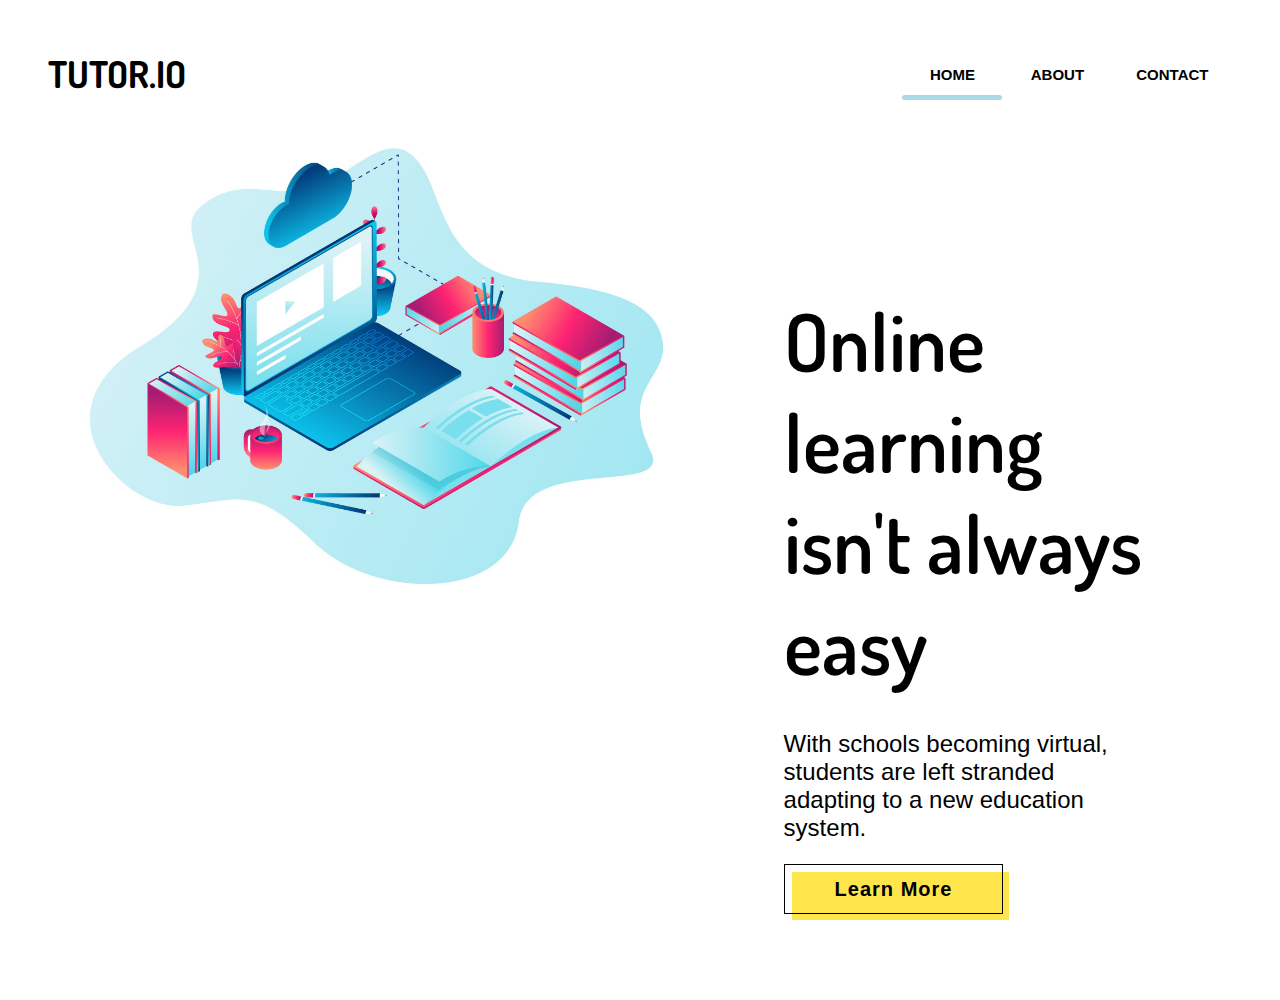
<file: index.html>
<!doctype html>

<html lang="en">
<head>
  <meta charset="utf-8">

  <title>Tutor.io</title>
 
  <link href='https://fonts.googleapis.com/css?family=Dosis' rel='stylesheet'>
  <link rel="stylesheet" href="main.css">

</head>
<body >
    <div class="navigation-bar">
    <h1>TUTOR.IO</h1>
    <nav>   
      <a href='index.html'>Home</a>
      <a href='about.html'>About</a>
      <a href='contactForm/formpage.html'>Contact</a>
      <div class="animation start-home"></div>
  </nav>
</div>
  <div class="container">
     <div class="content">
         <h2>Online learning isn't always easy</h2>
         <p>With schools becoming virtual, students are left stranded adapting to a new education system.</p>
         <a href='about.html'>Learn More</a>
     </div>
     <img src="img/2335098.jpg" width=50% height=auto;>
  </div>
</body>
</html>
</file>
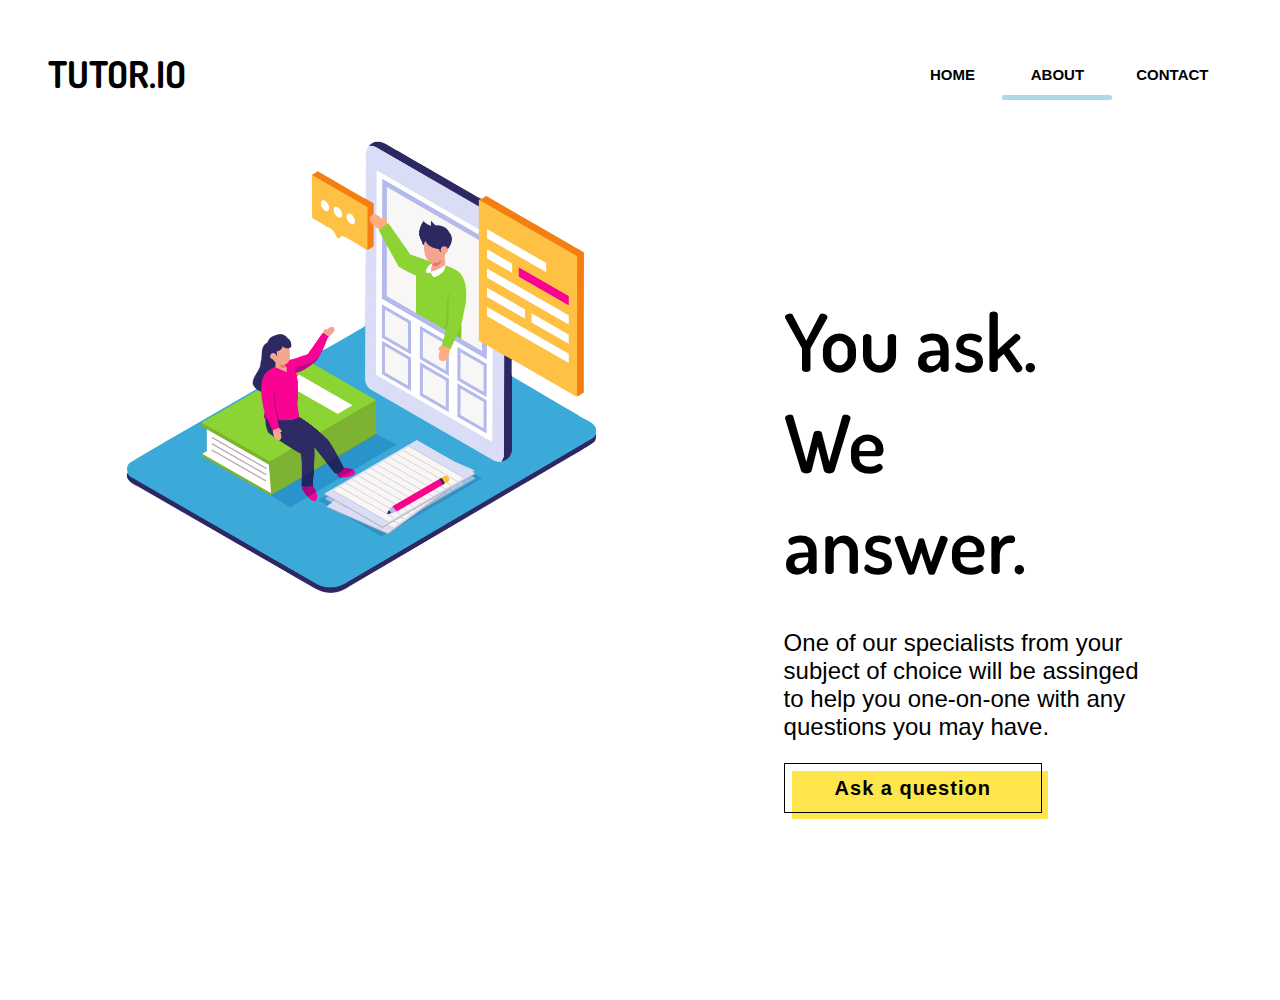
<file: about.html>
<!doctype html>

<html lang="en">
<head>
  <meta charset="utf-8">

  <title>Tutor.io</title>
 
  <link href='https://fonts.googleapis.com/css?family=Dosis' rel='stylesheet'>
  <link href='https://fonts.googleapis.com/css?family=Montserrat' rel='stylesheet'>
  <link rel="stylesheet" href="main.css">

</head>
<body id="about">
    <div class="navigation-bar">
        <h1>TUTOR.IO</h1>
        <nav>   
          <a href='index.html'>Home</a>
          <a href='about.html'>About</a>
          <a href='contactForm/formpage.html'>Contact</a>
          <div class="animation start-about"></div>
      </nav>
      
    </div>
    <div class="container">
        <div class="content">
            <h2>You ask. <br>We answer.</h2>
            <p>One of our specialists from your subject of choice will be assinged to help you one-on-one with any questions you may have.</p>
            <a href='contactForm/formpage.html'>Ask a question</a>
        </div>
        <img src="img/isometric_63.png" width=47% height=auto;>
     </div>


</body>
</html>
</file>
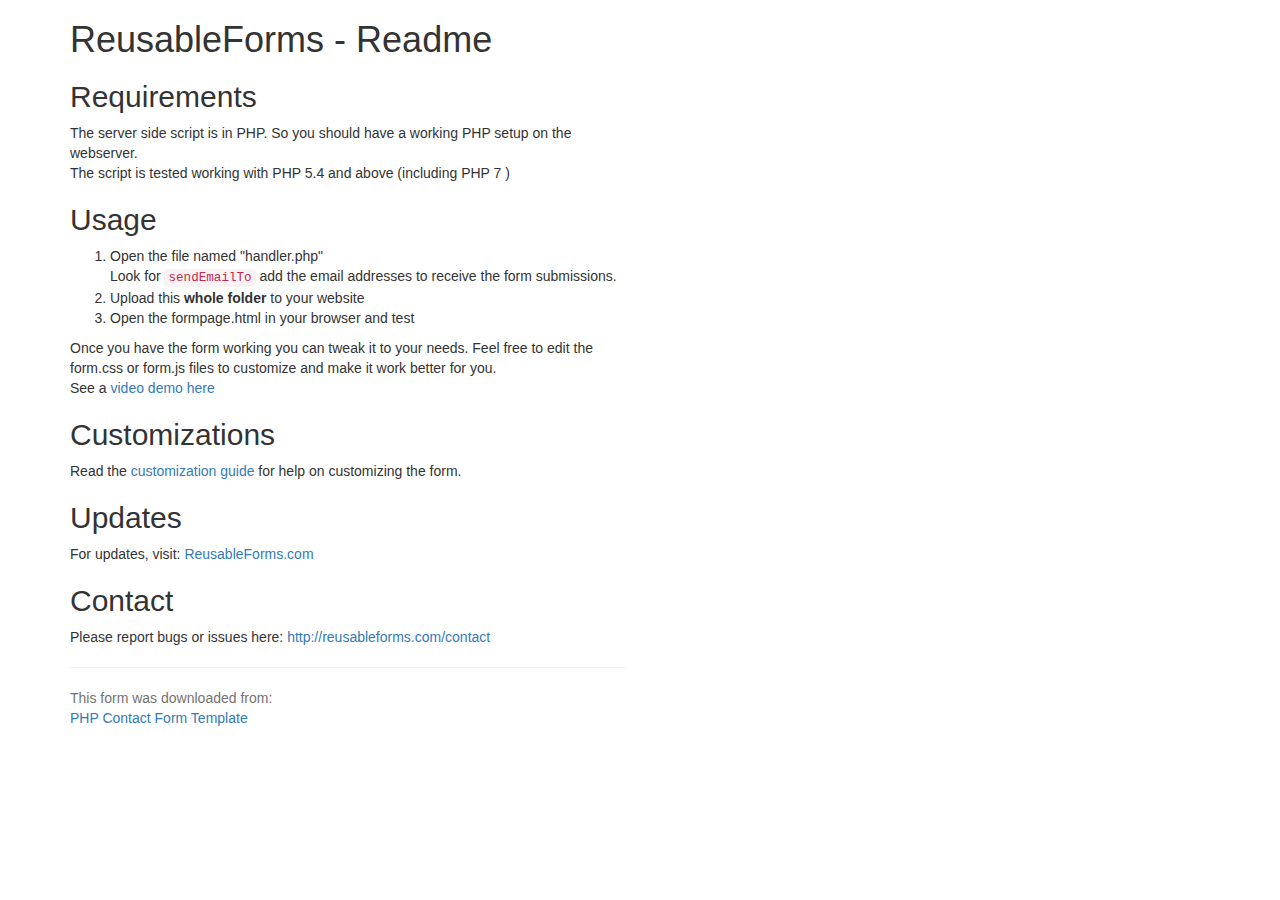
<file: contactForm/readme.html>
<!doctype html>

<html lang="en">
<head>
  <meta charset="utf-8">

  <title>Reusable Form Readme First</title>
  <!-- Latest compiled and minified CSS -->
<link rel="stylesheet" href="https://maxcdn.bootstrapcdn.com/bootstrap/3.3.7/css/bootstrap.min.css" >

</head>

<body>
<div class="container">
<div class="row">
<div class="col-md-6">
<h1>ReusableForms - Readme</h1>

<h2>Requirements</h2>
The server side script is in PHP. So you should have a working PHP setup on the webserver.
<p>
The script is tested working with PHP 5.4 and above (including PHP 7 )
</p>

<h2>Usage</h2>
<ol>
<li>Open the file named "handler.php" <br/> Look for <code>sendEmailTo</code> add the email addresses to receive the form submissions.</li>
<li>Upload this <strong>whole folder</strong> to your website</li>
<li>Open the formpage.html in your browser and test</li>
</ol>
Once you have the form working you can tweak it to your needs. Feel free to edit the form.css or form.js files to customize and make it work better for you.
<p>
See a <a href="https://youtu.be/jAr4ZtLnmn0">video demo here</a>
</p>
<h2>Customizations</h2>
Read the <a href="http://reusableforms.com/doc/customization">customization guide</a> for help on customizing the form.

<h2>Updates</h2>
For updates, visit: <a href="http://reusableforms.com">ReusableForms.com</a>

<h2>Contact</h2>
Please report bugs or issues here:
<a href="http://reusableforms.com/contact">http://reusableforms.com/contact</a>
<p></p>
<hr/>
<p class="help-block">
This form was downloaded from:<br/>
<a href="http://reusableforms.com/d/o1/php-contact-form-template">PHP Contact Form Template</a>
</p>

</div>
</div>
</div>
</body>
</html>
</file>
<file: main.css>
*{
    margin:0;
    padding:0;
}
body{
    font-family: 'Open Sans', sans-serif;
    background:white;
    overflow-x: hidden;
    min-height: 100vh;
    overflow-y:scroll;
}

.navigation-bar{
    display: flex;
    flex-direction: row;
    padding-top: 50px;
    width:100vw;
    justify-content: center;
}
nav{
    position: relative;
    width: 330px;
    height: 50px;
    background: white;
    border-radius: 8px;
    font-size: 0;
    
    
}

nav a{
    font-size: 15px;
    text-transform: uppercase;
    color: black;
    text-decoration: none;
    line-height: 50px;
    position: relative;
    z-index: 1;
    display: inline-block;
    text-align:center;
    font-weight: bold;
}
nav .animation{
    position: absolute;
    height: 5px;
    bottom: 0;
    z-index: 0;
    background: lightBlue;
    width: 100px;
    border-radius: 8px;
    transition: all 0.5s ease 0s;
}

nav .start-home, a:nth-child(1):hover~.animation{
    width: 100px;
    left: 0;
   }
a:nth-child(1){
    width: 100px;
}
nav .start-about, a:nth-child(2):hover~.animation{
    width: 110px;
    left: 100px;
   }
a:nth-child(2){
    width: 110px;
}nav .start-contact, a:nth-child(3):hover~.animation{
    width: 120px;
    left: 210px;
   }
a:nth-child(3){
    width: 120px;
}
.navigation-bar h1{
    color:black;
    margin-right: 56vw;
    font-family: Dosis;
    font-size: 2.3em
}

.container{
   position: relative;
   height: 100vh;
   width: 100vw;
   background: #fff;

  

}
#about .container1 h2{
    font-family:"Montserrat";
    font-size: 4em;
    padding-top: 30px;
}
#about .container1{
    height:100vh;
    width: 100vw;
    text-align: center;
    display: flex;
    flex-direction: column;
}
.container .content{
    position: absolute;
    float: right;
    width: 28vw;
    right:10vw;
    top: 20vh;
    
    padding: 10px;
    padding-bottom: 50px;
   padding-left: 30px;
    
}
.container img{
    position: absolute;
    float: left;
    left: 5vw;
}
.container .content h2{
    font-size: 5em;
    font-weight: 600;
    font-family: "Dosis";
}
.container .content p{
    font-size: 1.5em;
    margin-top: 10%;
    margin-bottom:10%;
}
.container .content a{
    font-size: 20px;
    font-weight: 600;
    letter-spacing: 1px;
    padding: 13px 50px 13px;
    outline: 0;
    border: 1px solid black;
    cursor: pointer;
    position: relative;
    background-color: rgba(0, 0, 0, 0);
    text-decoration: none;
    color: black;
    z-index:2;
}
.container .content a::after {
    content: "";
    background-color: #ffe54c;
    width: 100%;
    z-index: -1;
    position: absolute;
    height: 100%;
    top: 7px;
    left: 7px;
    transition: 0.2s;
   
  }
  
  .container .content a:hover::after {
    top: 0px;
    left: 0px;

  }
  .containerAbout{
      height: 100vh;
      width: 100vw;
      position: relative;
      justify-content: center;
      text-align: center;
      font-size: 4em;
  }
</file>
